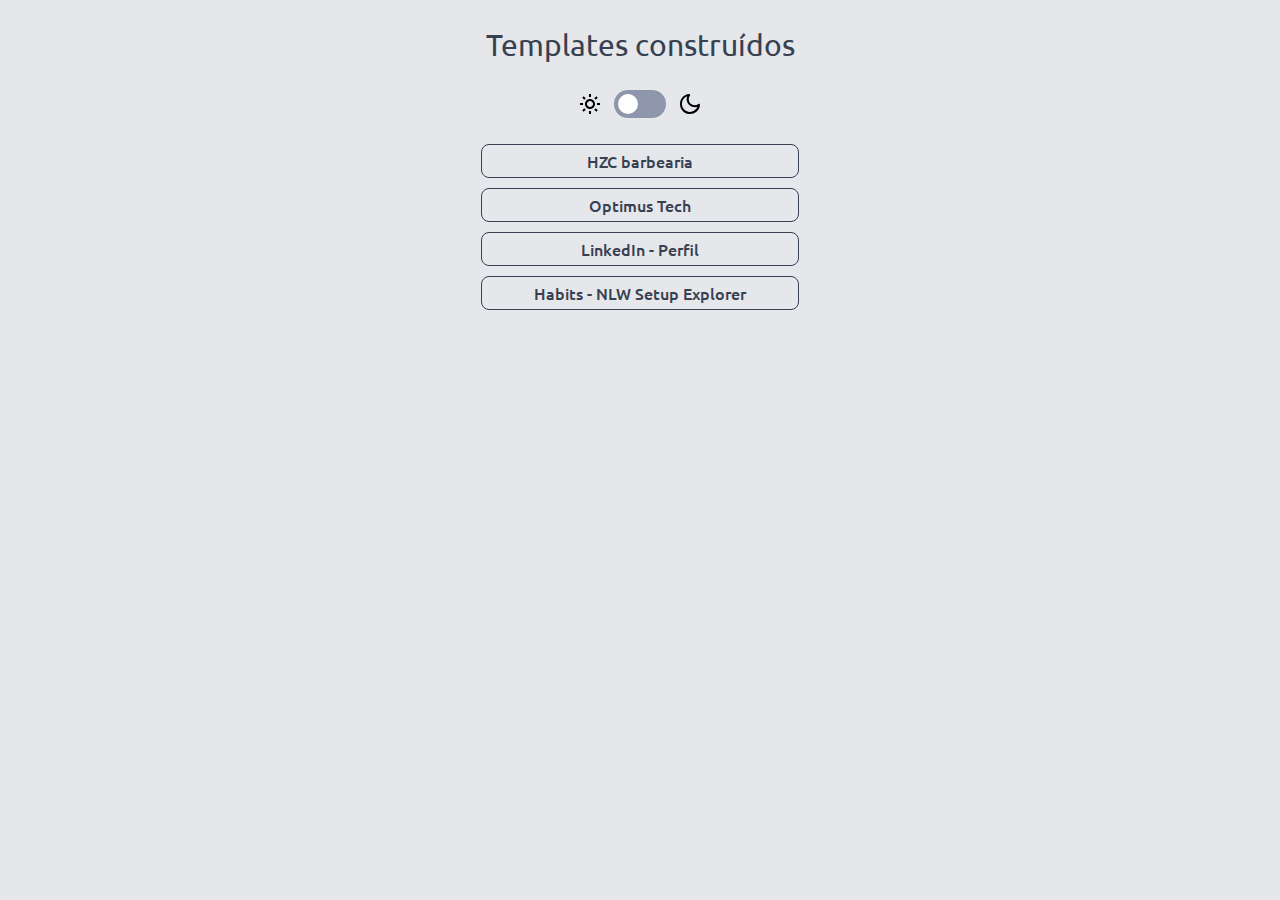
<file: index.html>
<!DOCTYPE html>
<html lang="pt-br">
    <head>

        <meta charset="UTF-8">
        <meta http-equiv="X-UA-Compatible" content="IE=edge">
        <meta name="viewport" content="width=device-width, initial-scale=1.0">
        <link rel="shortcut icon" href="assets/img/logo.png">

        <link rel="preconnect" href="https://fonts.googleapis.com">
        <link rel="preconnect" href="https://fonts.gstatic.com" crossorigin>
        <link href="https://fonts.googleapis.com/css2?family=Ubuntu:wght@400;500;700&display=swap" rel="stylesheet">
        <link rel="stylesheet" href="assets/css/reset.css">
        <link rel="stylesheet" href="assets/css/styles.css">

        <title>Templates</title>

    </head>
    <body>
        <main>  
            <h1 class="main-title">Templates construídos</h1>
            
            <div class="list">
                <div class="list__switch-container" id="teste123">
                    <svg width="24" height="24" viewBox="0 0 24 24" fill="none" xmlns="http://www.w3.org/2000/svg">
                        <path class="list__switch-svg" d="M12.998 22H10.998V19H12.998V22ZM18.362 19.778L16.241 17.657L17.655 16.243L19.777 18.365L18.364 19.778H18.362ZM5.63405 19.778L4.21905 18.364L6.33905 16.242L7.75405 17.656L5.63405 19.777V19.778ZM11.998 17.007C9.23302 17.0059 6.99231 14.7637 6.99305 11.9987C6.99378 9.23364 9.23568 6.99263 12.0007 6.993C14.7657 6.99337 17.007 9.23497 17.007 12C17.0043 14.7649 14.763 17.0053 11.998 17.007ZM11.998 8.993C10.3376 8.9941 8.99231 10.3409 8.99305 12.0013C8.99378 13.6618 10.3403 15.0074 12.0007 15.007C13.6612 15.0066 15.007 13.6605 15.007 12C15.0054 10.3392 13.6589 8.99355 11.998 8.993ZM21.998 13H18.998V11H21.998V13ZM4.99805 13H1.99805V11H4.99805V13ZM17.654 7.758L16.241 6.343L18.362 4.221L19.777 5.636L17.655 7.757L17.654 7.758ZM6.34105 7.758L4.22105 5.637L5.63605 4.223L7.75605 6.345L6.34205 7.757L6.34105 7.758ZM12.998 5H10.998V2H12.998V5Z"/>
                    </svg>

                    <label class="list__switch">
                        <input type="checkbox" id="switch-checkbox">
                        <span class="slider round"></span>
                    </label>

                    <svg width="24" height="24" viewBox="0 0 24 24" fill="none" xmlns="http://www.w3.org/2000/svg">
                        <path class="list__switch-svg" d="M11.9709 22H11.0709C8.42153 21.7652 5.97958 20.4693 4.29991 18.407C2.60399 16.3478 1.79218 13.701 2.04191 11.045C2.43521 6.22909 6.2528 2.40345 11.0679 2.00002C11.4618 1.99796 11.8332 2.18364 12.0679 2.50003C12.2873 2.84918 12.2464 3.3019 11.9679 3.60603C11.0112 4.90559 10.615 6.53425 10.8679 8.12803C11.0781 9.71689 11.9535 11.1416 13.2759 12.047C15.3767 13.6555 18.2951 13.6555 20.3959 12.047C20.5871 11.9145 20.8133 11.8414 21.0459 11.837C21.2037 11.8373 21.3592 11.8746 21.4999 11.946C21.8168 12.1825 22.0025 12.5556 21.9999 12.951C21.8009 15.6324 20.4925 18.1092 18.3899 19.785C16.544 21.1943 14.2931 21.971 11.9709 22ZM9.16291 4.31103C6.22155 5.35165 4.17475 8.03427 3.94791 11.146C3.74749 13.2674 4.39661 15.3816 5.75291 17.025C7.09926 18.6691 9.05118 19.7015 11.1679 19.889C11.4299 19.914 11.6959 19.927 11.9579 19.927C13.8022 19.9417 15.5889 19.2853 16.9849 18.08C18.0689 17.1681 18.8982 15.9908 19.3919 14.663C18.5222 14.9771 17.6046 15.1375 16.6799 15.137C14.9493 15.1367 13.264 14.5834 11.8699 13.558C10.1857 12.2776 9.04137 10.4134 8.66191 8.33203C8.57163 6.97203 8.74167 5.6073 9.16291 4.31103Z"/>
                    </svg>
                    
                </div>

                <a href="hzc/index.html" class="list__link">HZC barbearia</a>
                <a href="optimus/index.html" class="list__link">Optimus Tech</a>
                <a href="linkedin/index.html" class="list__link">LinkedIn - Perfil</a>
                <a href="https://luizfelipegondim.github.io/NLW-Setup-explorer/" class="list__link">Habits - NLW Setup Explorer</a>
            </div>
        </main>
        <script src="assets/js/darkMode.js"></script>
    </body>
</html>
</file>
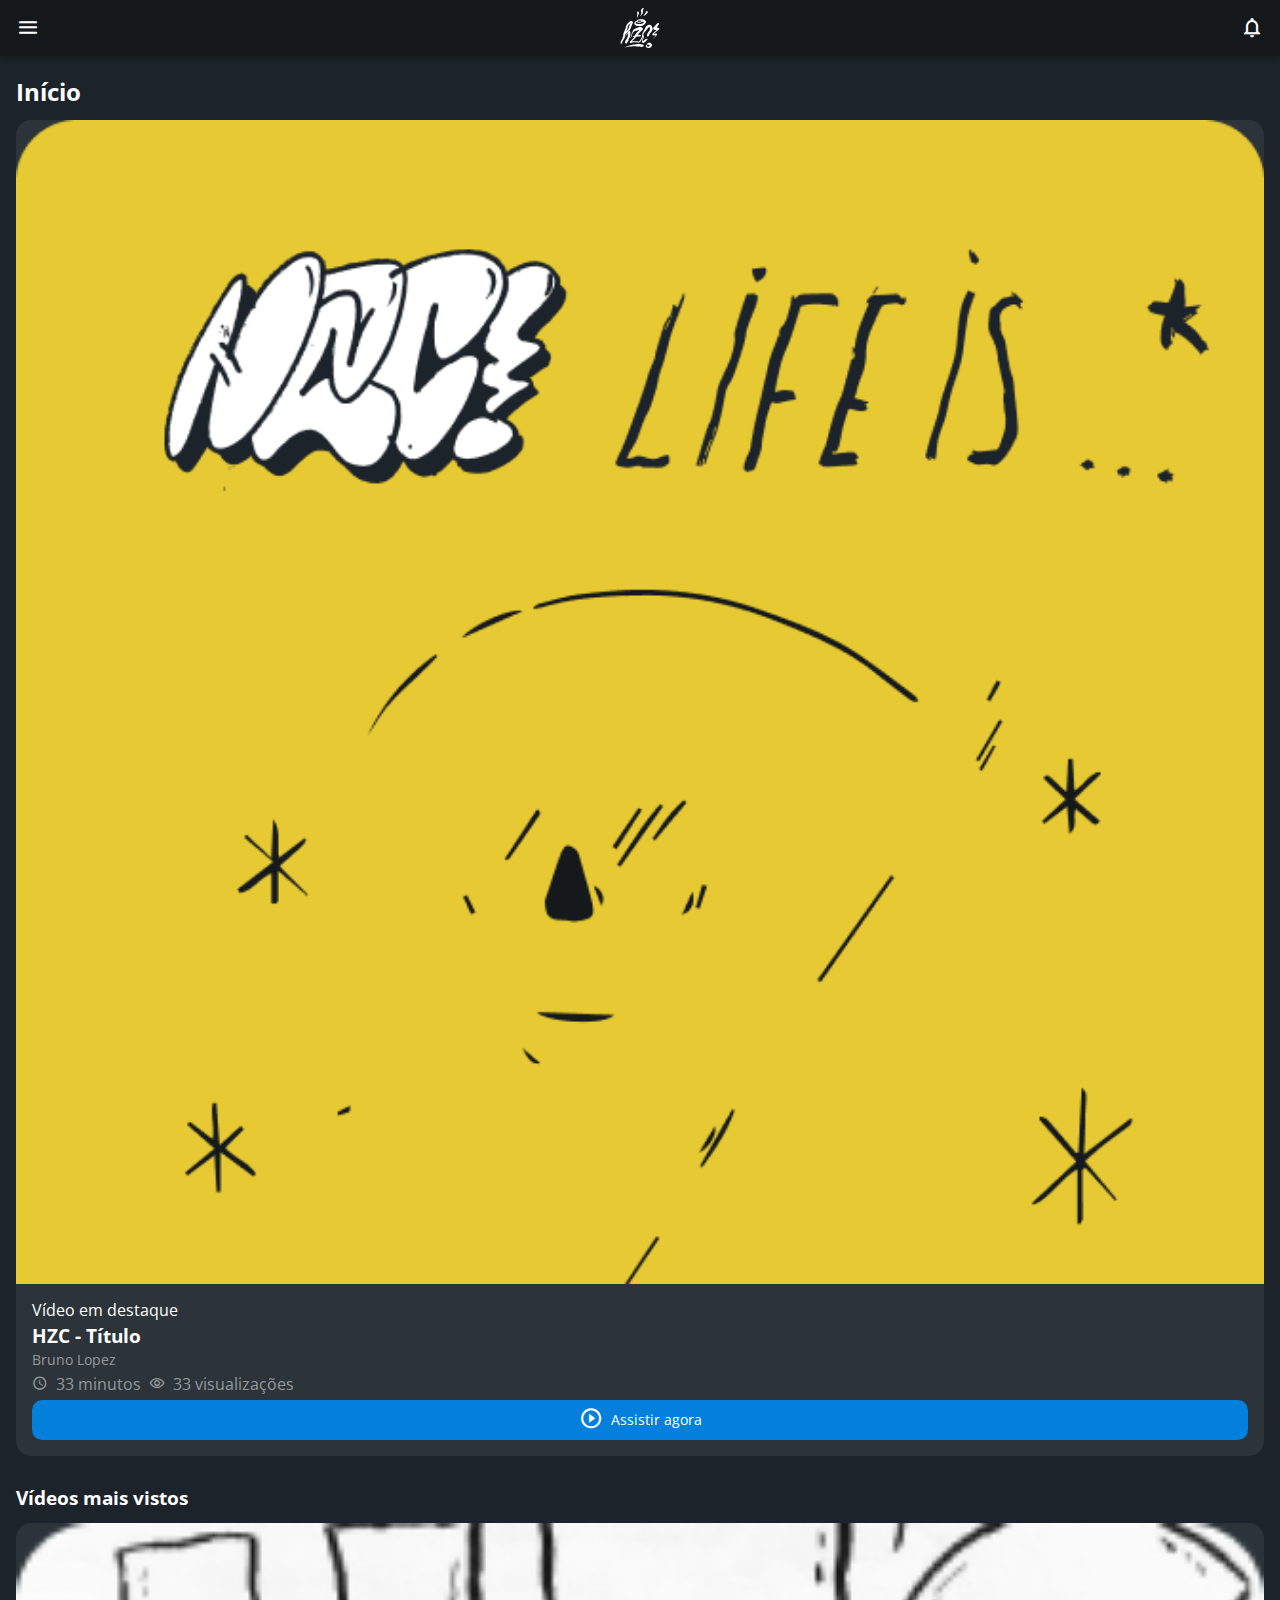
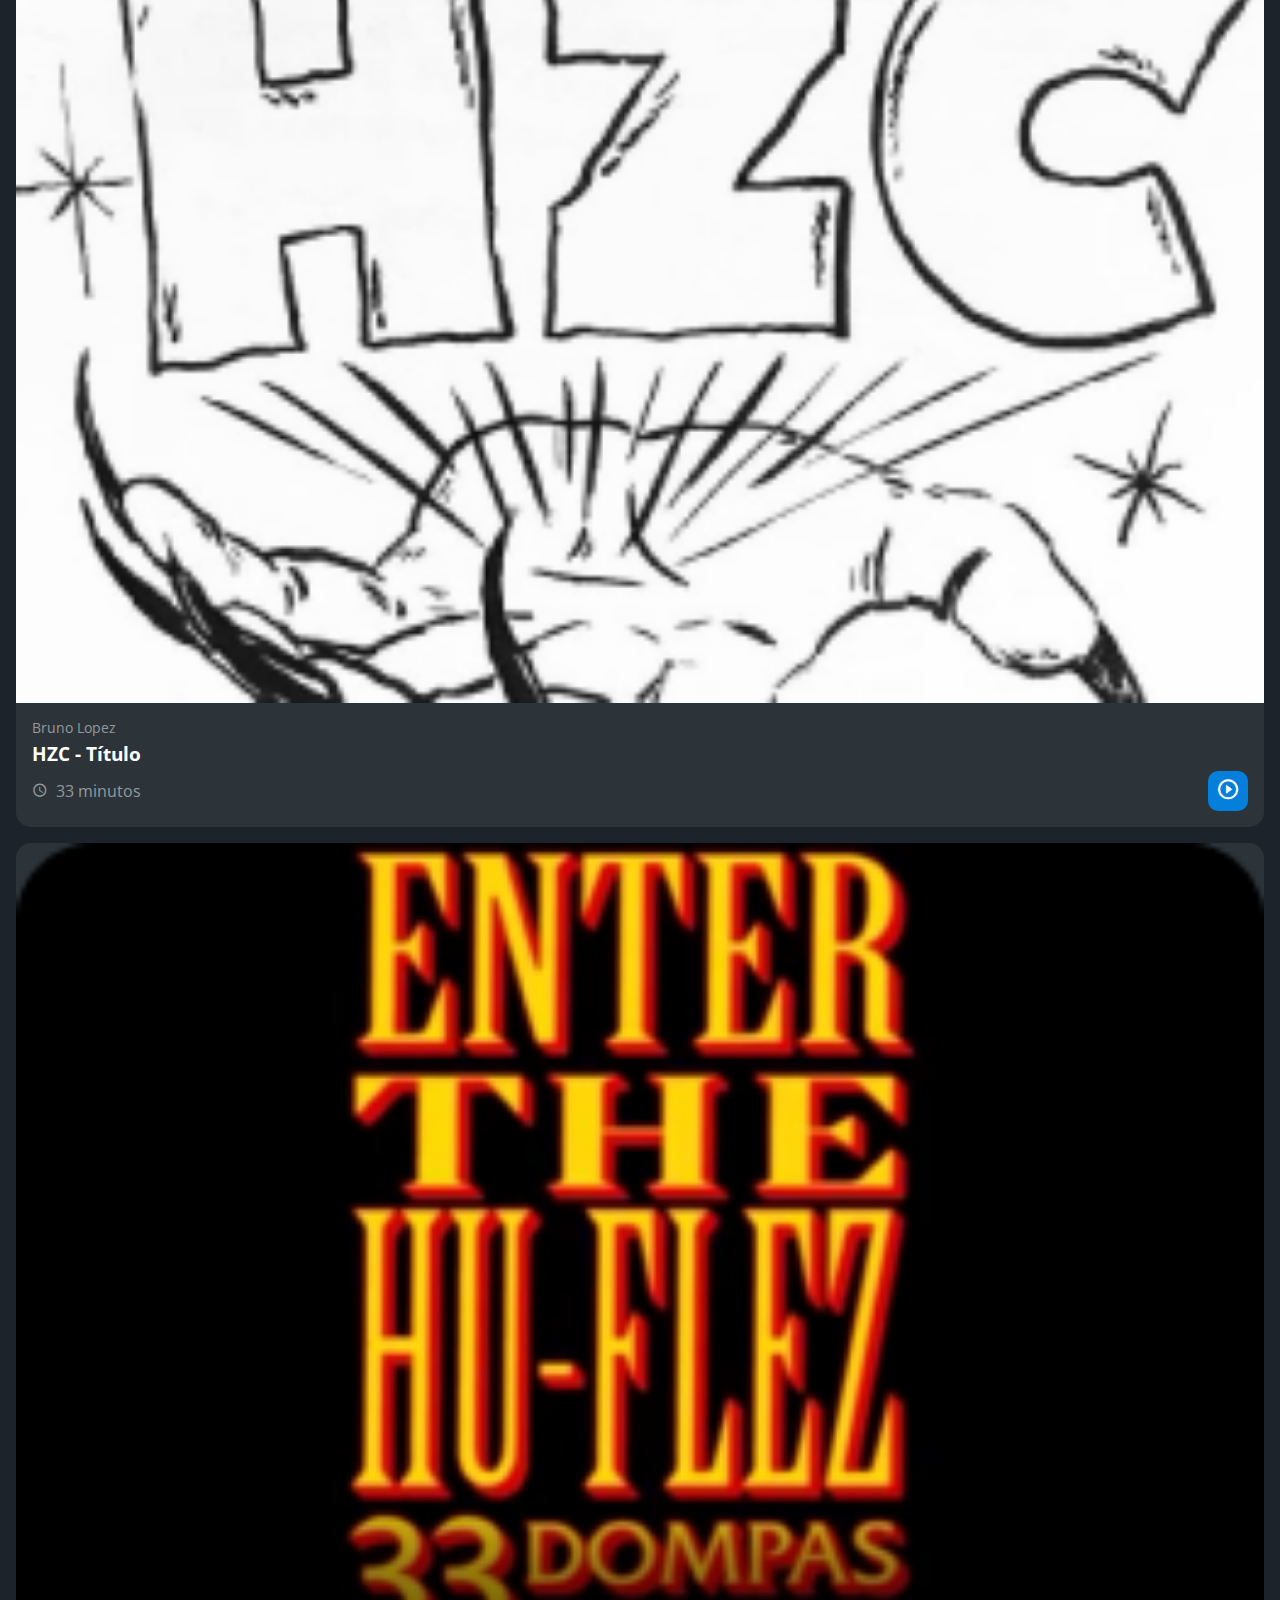
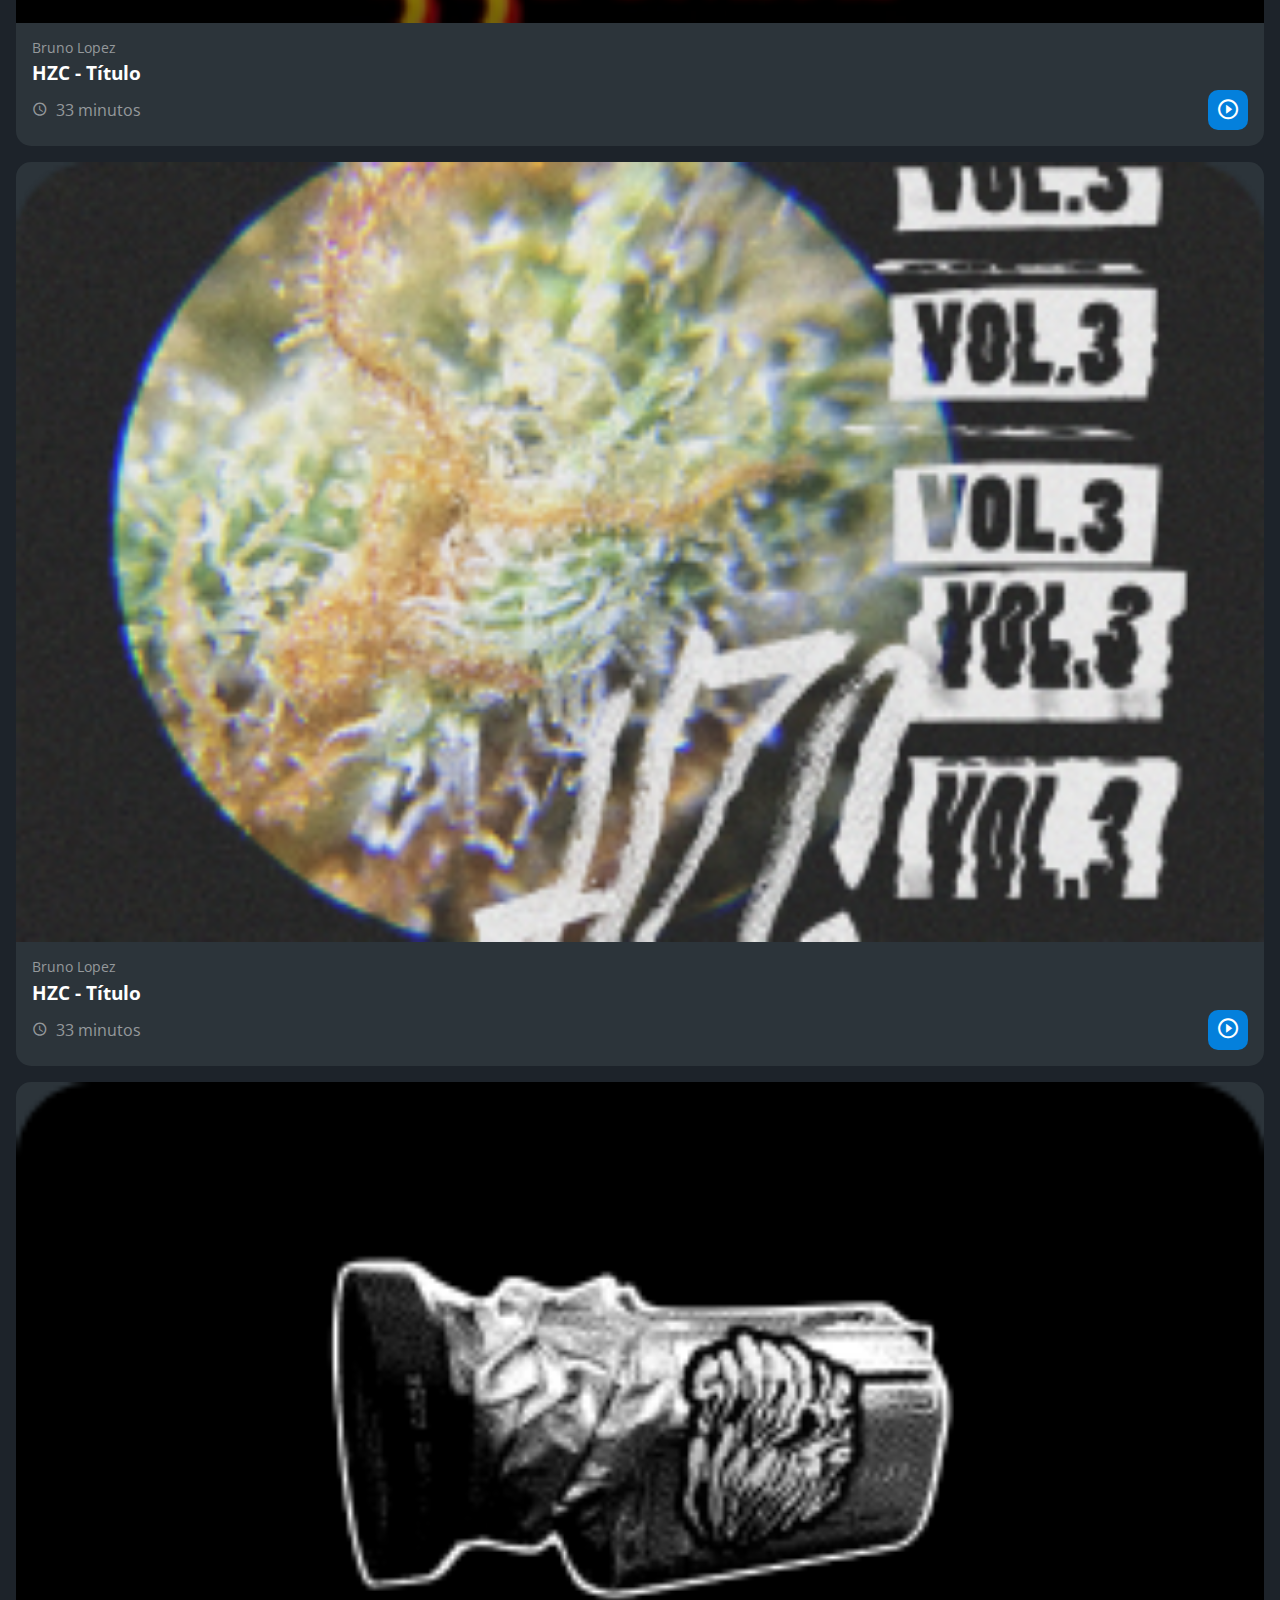
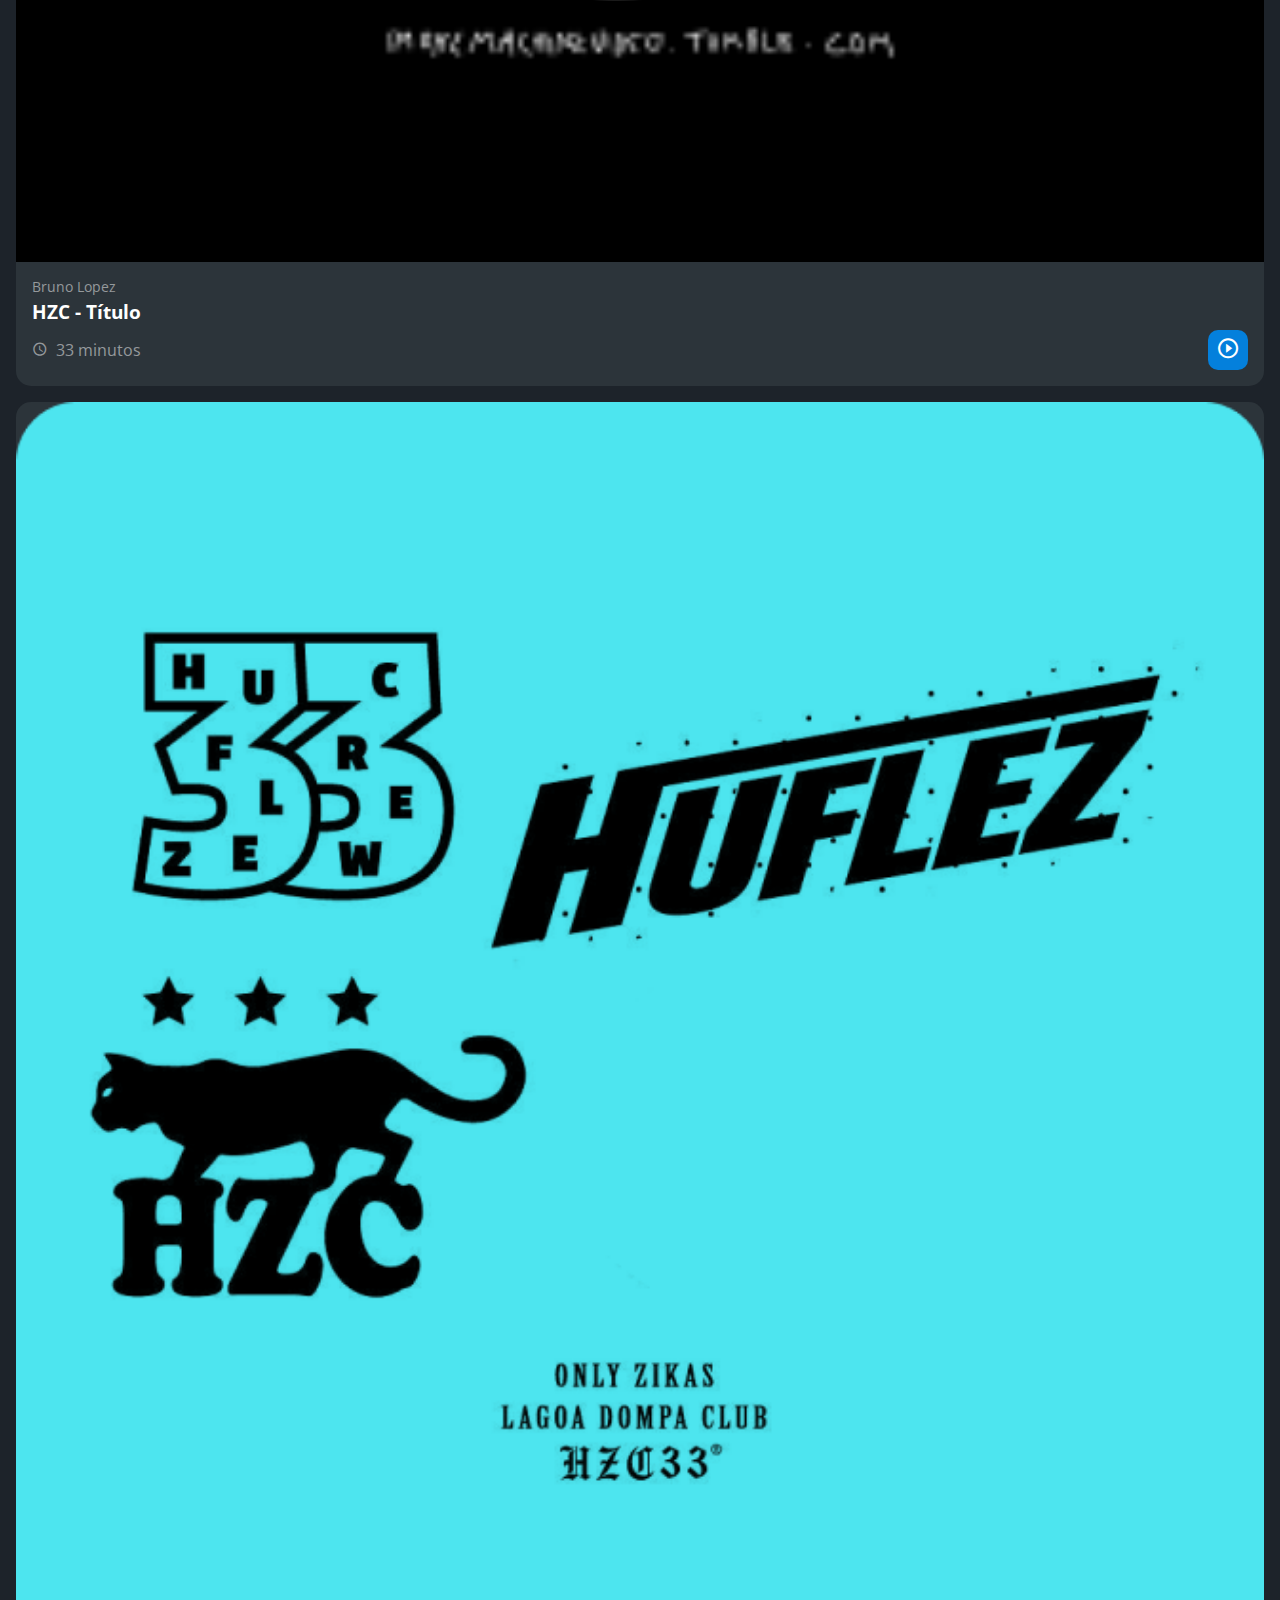
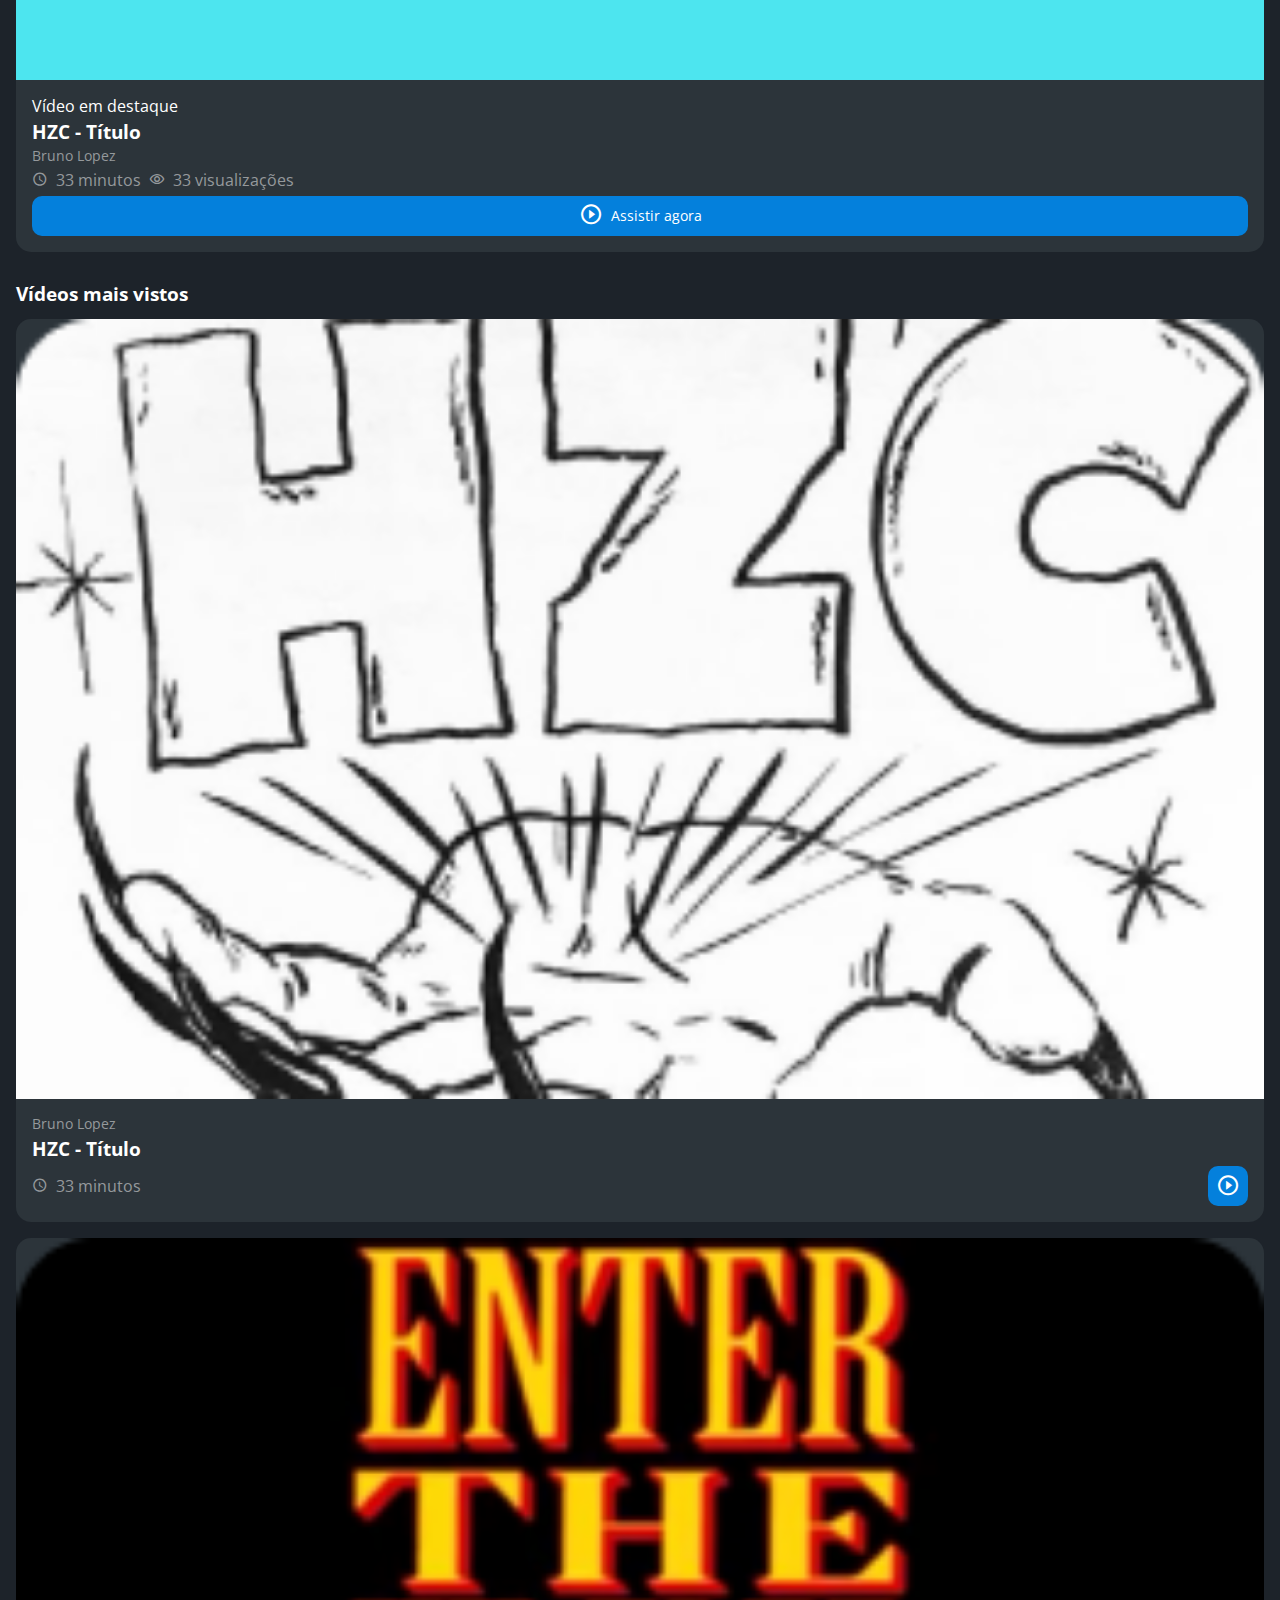
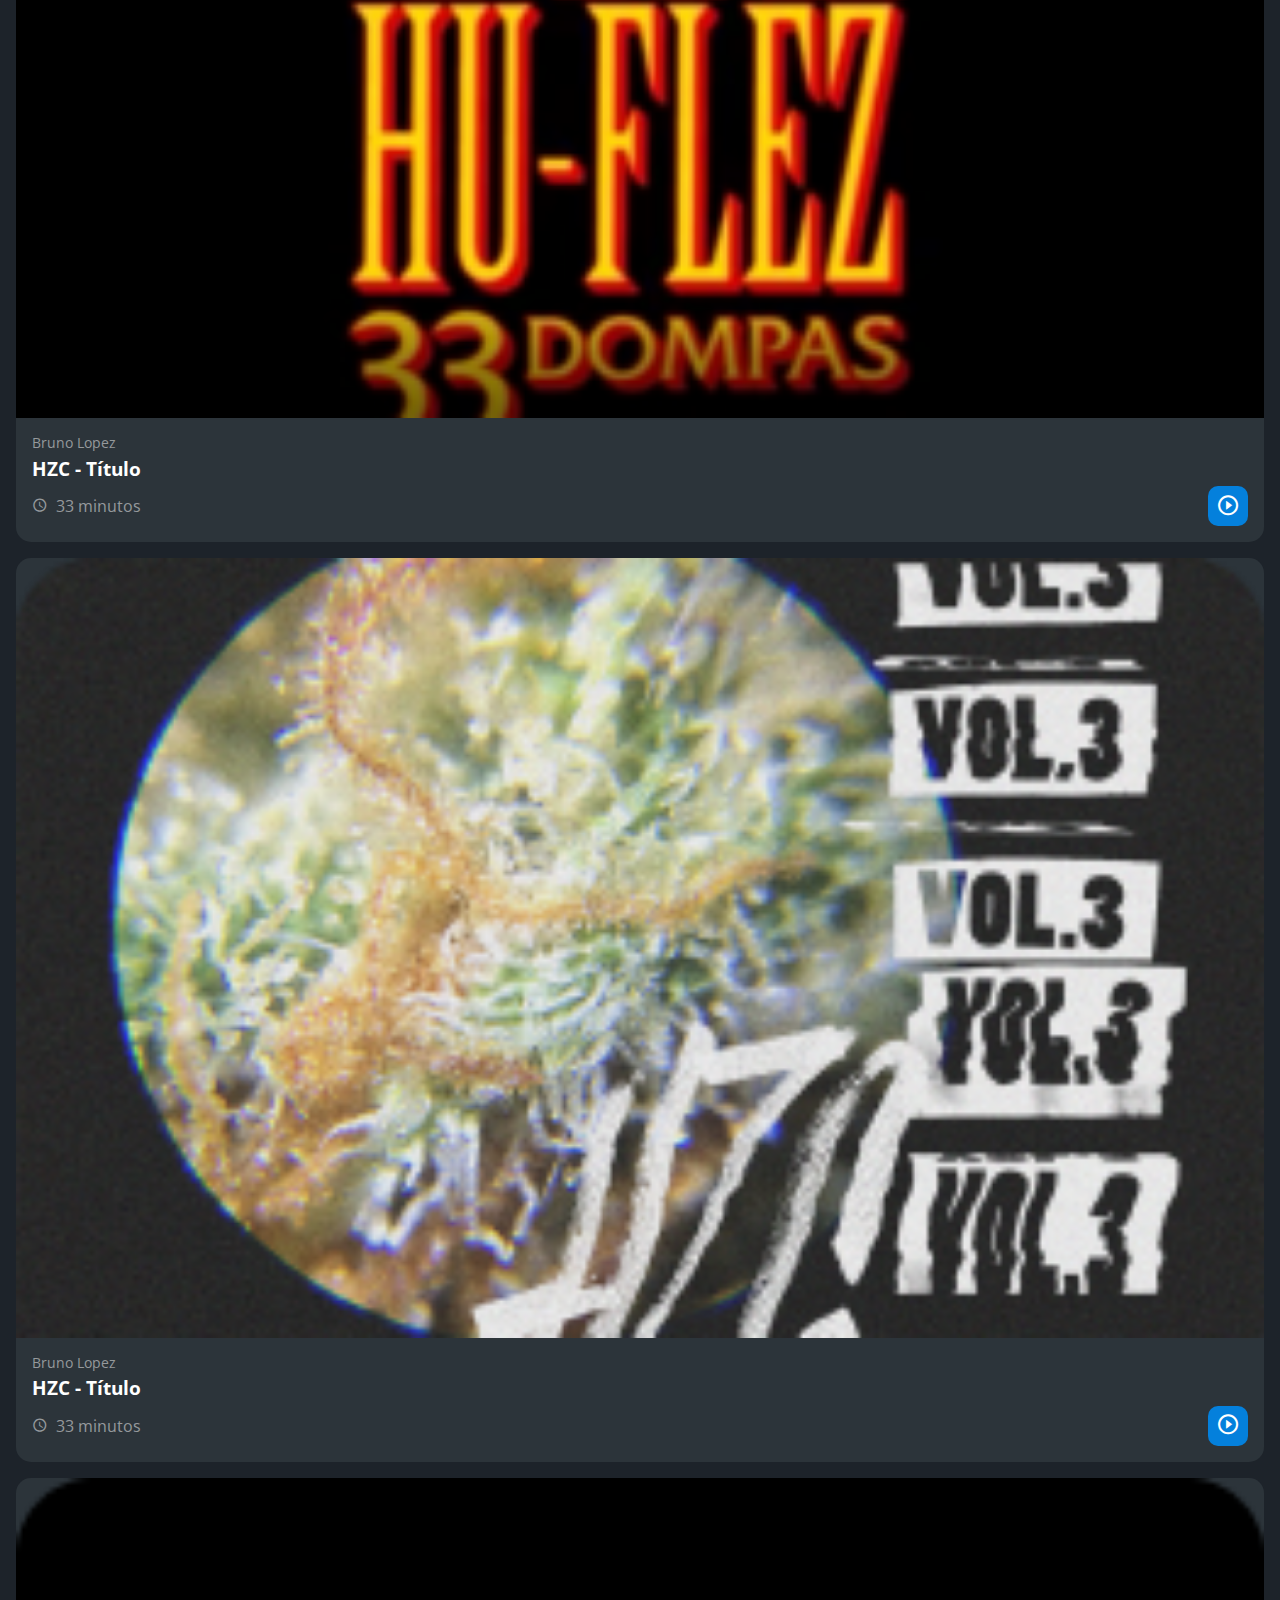
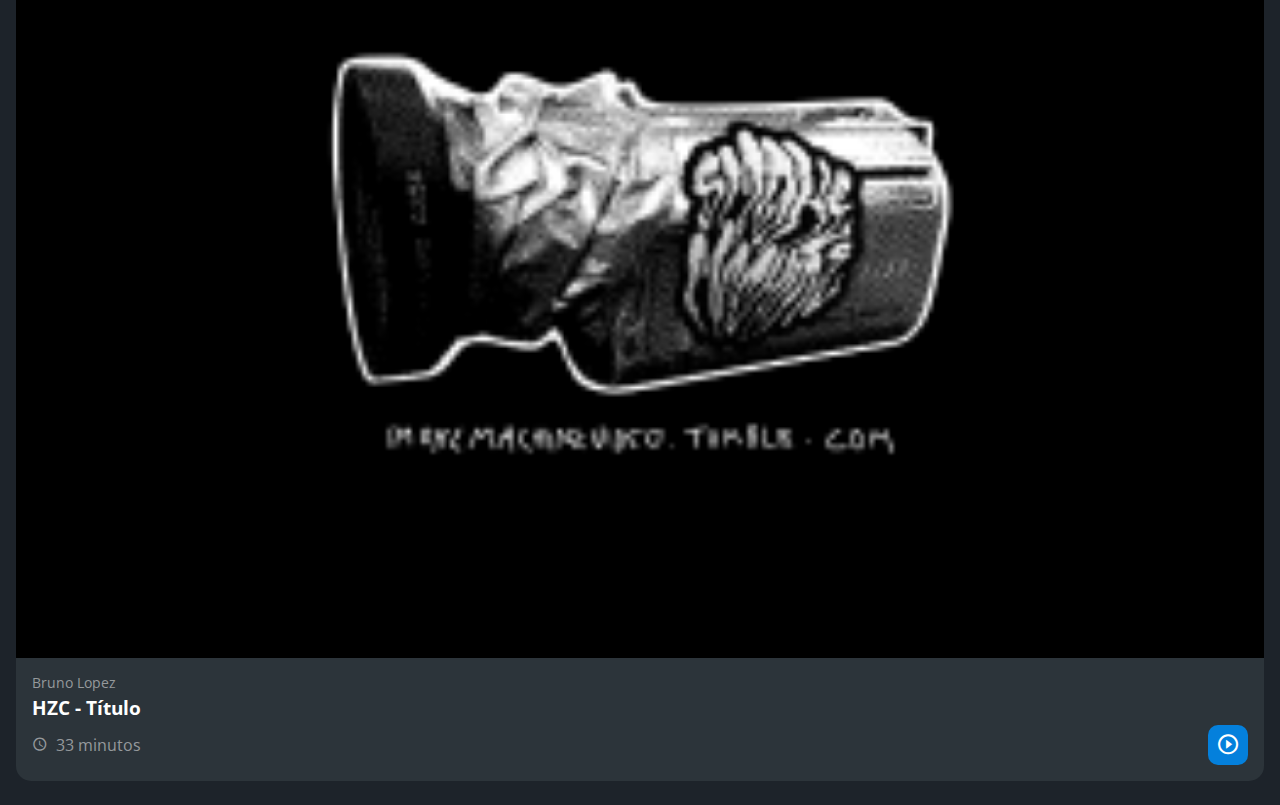
<file: hzc/index.html>
<!DOCTYPE html>
<html lang="pt-br">
    <head>
        <meta charset="UTF-8">
        <meta http-equiv="X-UA-Compatible" content="IE=edge">
        <meta name="viewport" content="width=device-width, initial-scale=1.0">
        <link rel="shortcut icon" href="assets/img/logo.svg">

        <link rel="preconnect" href="https://fonts.googleapis.com">
        <link rel="preconnect" href="https://fonts.gstatic.com" crossorigin>
        <link rel="stylesheet" href="https://fonts.googleapis.com/css2?family=Open+Sans:wght@400;600;700&display=swap">
        <link rel="stylesheet" href="../assets/css/reset.css">
        <link rel="stylesheet" href="assets/css/styles.css">


        <title>HZC | Home</title>
    </head>
    
    <body>
        <header class="cabecalho">
            <button class="cabecalho__menu"><i></i></button>
            <img src="assets/img/logo.svg" alt="Logotipo da HZC" class="cabecalho__logo">
            <p class="cabecalho__perfil">Bruno Lopez</p>
            <button class="cabecalho__notificacao"><i></i></button>
        </header>

        <nav class="menu-lateral">
            <img src="assets/img/logo.svg" alt="Logotipo da HZC" class="menu-lateral__logo">
            <a href="#" class="menu-lateral__link menu-lateral__link--inicio menu-lateral__link--ativo">Início</a>
            <a href="#" class="menu-lateral__link menu-lateral__link--videos">Vídeos</a>
            <a href="#" class="menu-lateral__link menu-lateral__link--picos">Picos</a>
            <a href="#" class="menu-lateral__link menu-lateral__link--integrantes">Integrantes</a>
            <a href="#" class="menu-lateral__link menu-lateral__link--camisas">Camisas</a>
            <a href="#" class="menu-lateral__link menu-lateral__link--pinturas">Pinturas</a>
        </nav>

        <main class="principal">
            <h2 class="titulo-pagina">Início</h2>
            <article class="cartao cartao--destaque destaque-video">
                <img src="assets/img/banner-mobile_1.png" alt="Banner do cartão" class="cartao__imagem cartao__imagem--mobile">
                <img src="assets/img/banner_1.png" alt="Banner do cartão" class="cartao__imagem cartao__imagem--desktop">
                <div class="cartao__conteudo">
                    <p class="cartao__destaque">Vídeo em destaque</p>
                    <h4 class="cartao__titulo">HZC - Título</h4>
                    <p class="cartao__perfil">Bruno Lopez</p>
                    <p class="cartao__info cartao__info--tempo">33 minutos</p>
                    <p class="cartao__info cartao__info--visualizacao">33 visualizações</p>
                    <button class="cartao__botao cartao__botao--play cartao__botao--destaque">Assistir agora</button>
                </div>
            </article>

            <article class="cartao cartao--recentes videos-recentes">
                <h3 class="cartao__titulo">
                    Vídeos recentes
                    <a href="#" class="cartao__link">Ver todos</a>
                </h3>
                
                <ul class="cartao__lista">
                    <li class="cartao__item">
                        <img src="assets/img/miniatura_1.png" alt="Thumbnail" class="cartao__item-thumbnail">
                        <h4 class="cartao__item-titulo">HZC - Love machine</h4>
                        <p class="cartao__item-perfil">Bruno Lopez</p>
                    </li>
                    <li class="cartao__item">
                        <img src="assets/img/miniatura_1.png" alt="Thumbnail" class="cartao__item-thumbnail">
                        <h4 class="cartao__item-titulo">HZC - Love machine</h4>
                        <p class="cartao__item-perfil">Bruno Lopez</p>
                    </li>
                    <li class="cartao__item">
                        <img src="assets/img/miniatura_1.png" alt="Thumbnail" class="cartao__item-thumbnail">
                        <h4 class="cartao__item-titulo">HZC - Love machine</h4>
                        <p class="cartao__item-perfil">Bruno Lopez</p>
                    </li>
                    <li class="cartao__item">
                        <img src="assets/img/miniatura_1.png" alt="Thumbnail" class="cartao__item-thumbnail">
                        <h4 class="cartao__item-titulo">HZC - Love machine</h4>
                        <p class="cartao__item-perfil">Bruno Lopez</p>
                    </li>
                    <li class="cartao__item">
                        <img src="assets/img/miniatura_1.png" alt="Thumbnail" class="cartao__item-thumbnail">
                        <h4 class="cartao__item-titulo">HZC - Love machine</h4>
                        <p class="cartao__item-perfil">Bruno Lopez</p>
                    </li>
                </ul>
            </article>

            <section class="secao secao-videos">
                <h3 class="titulo-secao">Vídeos mais vistos</h3>
                <article class="cartao">
                    <img src="assets/img/video_1.png" alt="Vídeo" class="cartao__imagem">
                    <div class="cartao__conteudo">
                        <p class="cartao__perfil">Bruno Lopez</p>
                        <h3 class="cartao__titulo">HZC - Título</h3>
                        <p class="cartao__info cartao__info--tempo">33 minutos</p>
                        <button class="cartao__botao cartao__botao--play" aria-label="Assistir agora"></button>
                    </div>
                </article>

                <article class="cartao">
                    <img src="assets/img/video_2.png" alt="Vídeo" class="cartao__imagem">
                    <div class="cartao__conteudo">
                        <p class="cartao__perfil">Bruno Lopez</p>
                        <h3 class="cartao__titulo">HZC - Título</h3>
                        <p class="cartao__info cartao__info--tempo">33 minutos</p>
                        <button class="cartao__botao cartao__botao--play" aria-label="Assistir agora"></button>
                    </div>
                </article>

                <article class="cartao">
                    <img src="assets/img/video_3.png" alt="Vídeo" class="cartao__imagem">
                    <div class="cartao__conteudo">
                        <p class="cartao__perfil">Bruno Lopez</p>
                        <h3 class="cartao__titulo">HZC - Título</h3>
                        <p class="cartao__info cartao__info--tempo">33 minutos</p>
                        <button class="cartao__botao cartao__botao--play" aria-label="Assistir agora"></button>
                    </div>
                </article>

                <article class="cartao">
                    <img src="assets/img/video_4.png" alt="Vídeo" class="cartao__imagem">
                    <div class="cartao__conteudo">
                        <p class="cartao__perfil">Bruno Lopez</p>
                        <h3 class="cartao__titulo">HZC - Título</h3>
                        <p class="cartao__info cartao__info--tempo">33 minutos</p>
                        <button class="cartao__botao cartao__botao--play" aria-label="Assistir agora"></button>
                    </div>
                </article>
            </section>

            <article class="cartao cartao--recentes produtos-recentes">
                <h3 class="cartao__titulo">
                    Produtos recentes
                    <a href="#" class="cartao__link">Ver todos</a>
                </h3>
                
                <ul class="cartao__lista">
                    <li class="cartao__item">
                        <img src="assets/img/miniatura_1.png" alt="Thumbnail" class="cartao__item-thumbnail">
                        <h4 class="cartao__item-titulo">HZC - Love machine</h4>
                        <p class="cartao__item-perfil">Bruno Lopez</p>
                    </li>
                    <li class="cartao__item">
                        <img src="assets/img/miniatura_1.png" alt="Thumbnail" class="cartao__item-thumbnail">
                        <h4 class="cartao__item-titulo">HZC - Love machine</h4>
                        <p class="cartao__item-perfil">Bruno Lopez</p>
                    </li>
                    <li class="cartao__item">
                        <img src="assets/img/miniatura_1.png" alt="Thumbnail" class="cartao__item-thumbnail">
                        <h4 class="cartao__item-titulo">HZC - Love machine</h4>
                        <p class="cartao__item-perfil">Bruno Lopez</p>
                    </li>
                    <li class="cartao__item">
                        <img src="assets/img/miniatura_1.png" alt="Thumbnail" class="cartao__item-thumbnail">
                        <h4 class="cartao__item-titulo">HZC - Love machine</h4>
                        <p class="cartao__item-perfil">Bruno Lopez</p>
                    </li>
                    <li class="cartao__item">
                        <img src="assets/img/miniatura_1.png" alt="Thumbnail" class="cartao__item-thumbnail">
                        <h4 class="cartao__item-titulo">HZC - Love machine</h4>
                        <p class="cartao__item-perfil">Bruno Lopez</p>
                    </li>
                </ul>
            </article>

            <article class="cartao cartao--destaque destaque-produtos">
                <img src="assets/img/banner-mobile_2.png" alt="Banner do cartão" class="cartao__imagem cartao__imagem--mobile">
                <img src="assets/img/banner_2.png" alt="Banner do cartão" class="cartao__imagem cartao__imagem--desktop">
                <div class="cartao__conteudo">
                    <p class="cartao__destaque">Vídeo em destaque</p>
                    <h3 class="cartao__titulo">HZC - Título</h3>
                    <p class="cartao__perfil">Bruno Lopez</p>
                    <p class="cartao__info cartao__info--tempo">33 minutos</p>
                    <p class="cartao__info cartao__info--visualizacao">33 visualizações</p>
                    <button class="cartao__botao cartao__botao--play cartao__botao--destaque">Assistir agora</button>
                </div>
            </article>

            <section class="secao secao-produtos">
                <h3 class="titulo-secao">Vídeos mais vistos</h3>
                <article class="cartao">
                    <img src="assets/img/video_1.png" alt="Vídeo" class="cartao__imagem">
                    <div class="cartao__conteudo">
                        <p class="cartao__perfil">Bruno Lopez</p>
                        <h3 class="cartao__titulo">HZC - Título</h3>
                        <p class="cartao__info cartao__info--tempo">33 minutos</p>
                        <button class="cartao__botao cartao__botao--play" aria-label="Assistir agora"></button>
                    </div>
                </article>

                <article class="cartao">
                    <img src="assets/img/video_2.png" alt="Vídeo" class="cartao__imagem">
                    <div class="cartao__conteudo">
                        <p class="cartao__perfil">Bruno Lopez</p>
                        <h3 class="cartao__titulo">HZC - Título</h3>
                        <p class="cartao__info cartao__info--tempo">33 minutos</p>
                        <button class="cartao__botao cartao__botao--play" aria-label="Assistir agora"></button>
                    </div>
                </article>

                <article class="cartao">
                    <img src="assets/img/video_3.png" alt="Vídeo" class="cartao__imagem">
                    <div class="cartao__conteudo">
                        <p class="cartao__perfil">Bruno Lopez</p>
                        <h3 class="cartao__titulo">HZC - Título</h3>
                        <p class="cartao__info cartao__info--tempo">33 minutos</p>
                        <button class="cartao__botao cartao__botao--play" aria-label="Assistir agora"></button>
                    </div>
                </article>

                <article class="cartao">
                    <img src="assets/img/video_4.png" alt="Vídeo" class="cartao__imagem">
                    <div class="cartao__conteudo">
                        <p class="cartao__perfil">Bruno Lopez</p>
                        <h3 class="cartao__titulo">HZC - Título</h3>
                        <p class="cartao__info cartao__info--tempo">33 minutos</p>
                        <button class="cartao__botao cartao__botao--play" aria-label="Assistir agora"></button>
                    </div>
                </article>
            </section>
        </main>

        
        <script src="index.js"></script>
    </body>
</html>
</file>
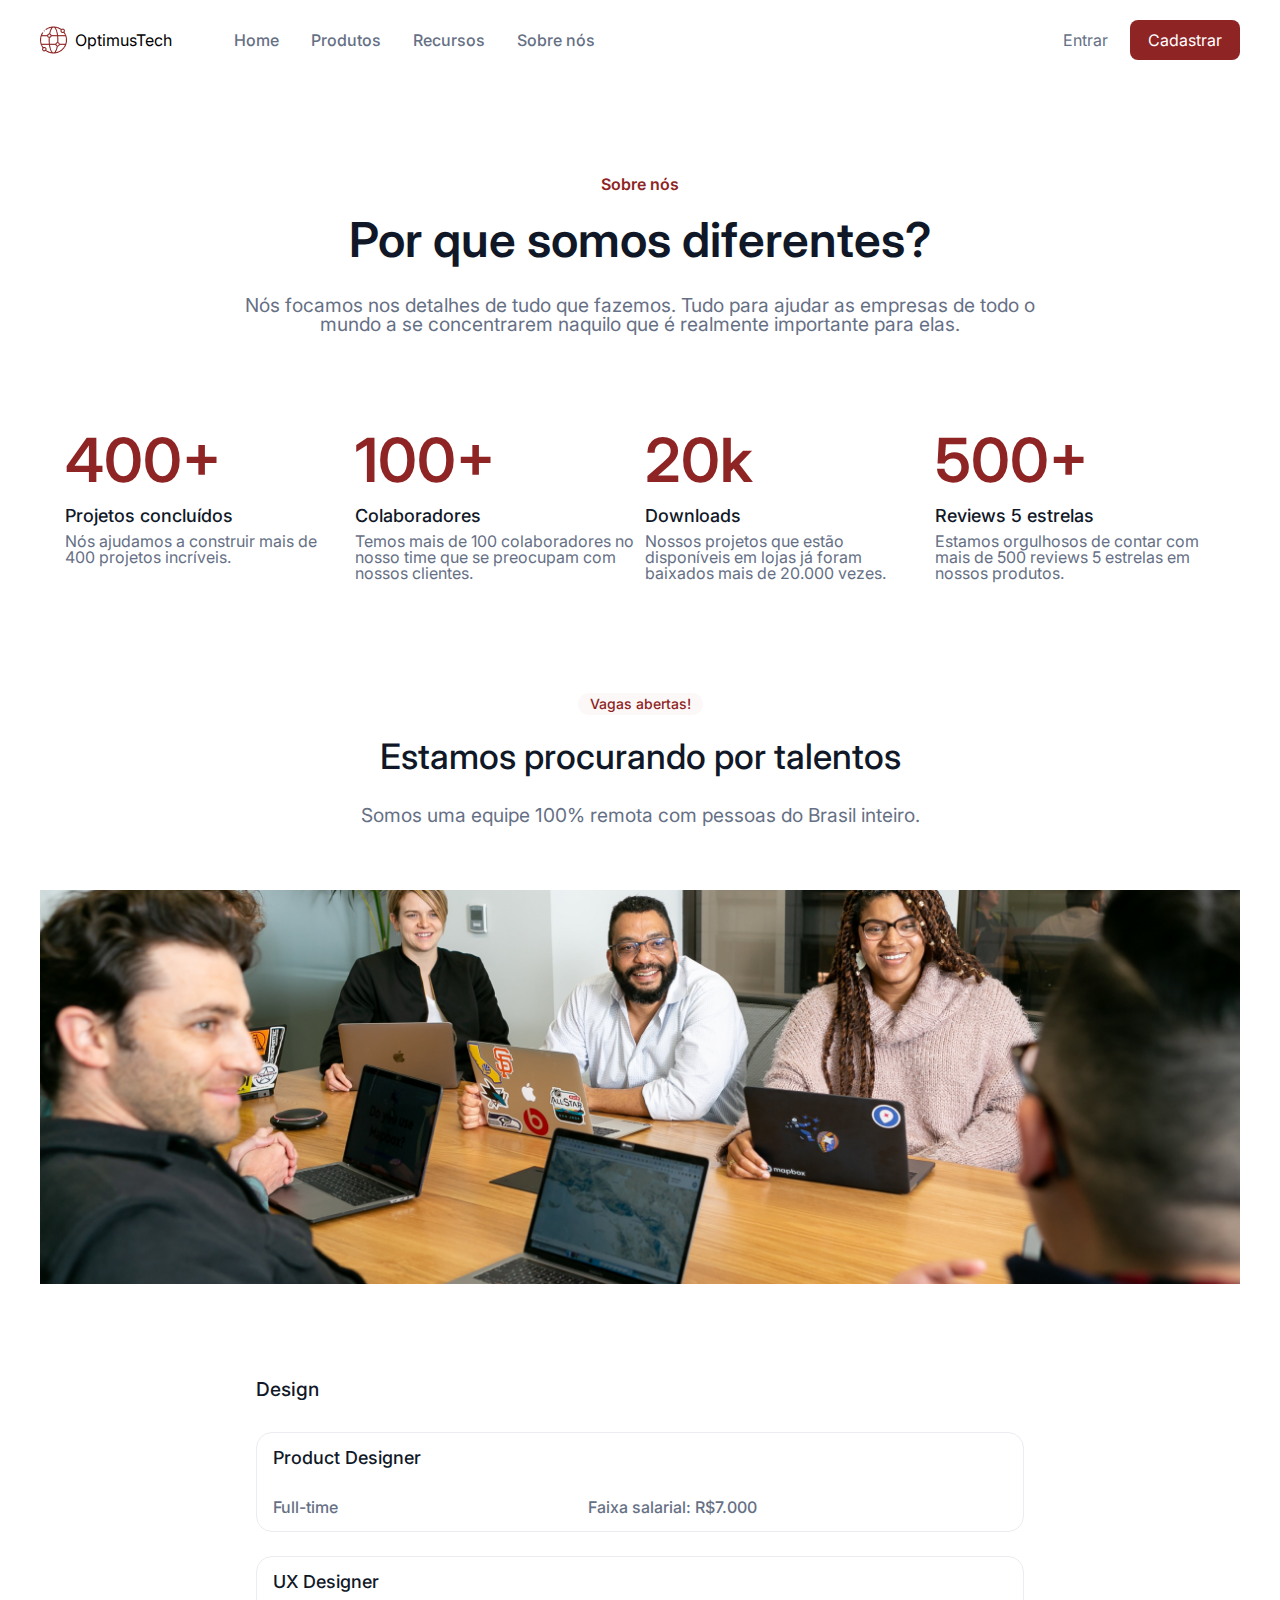
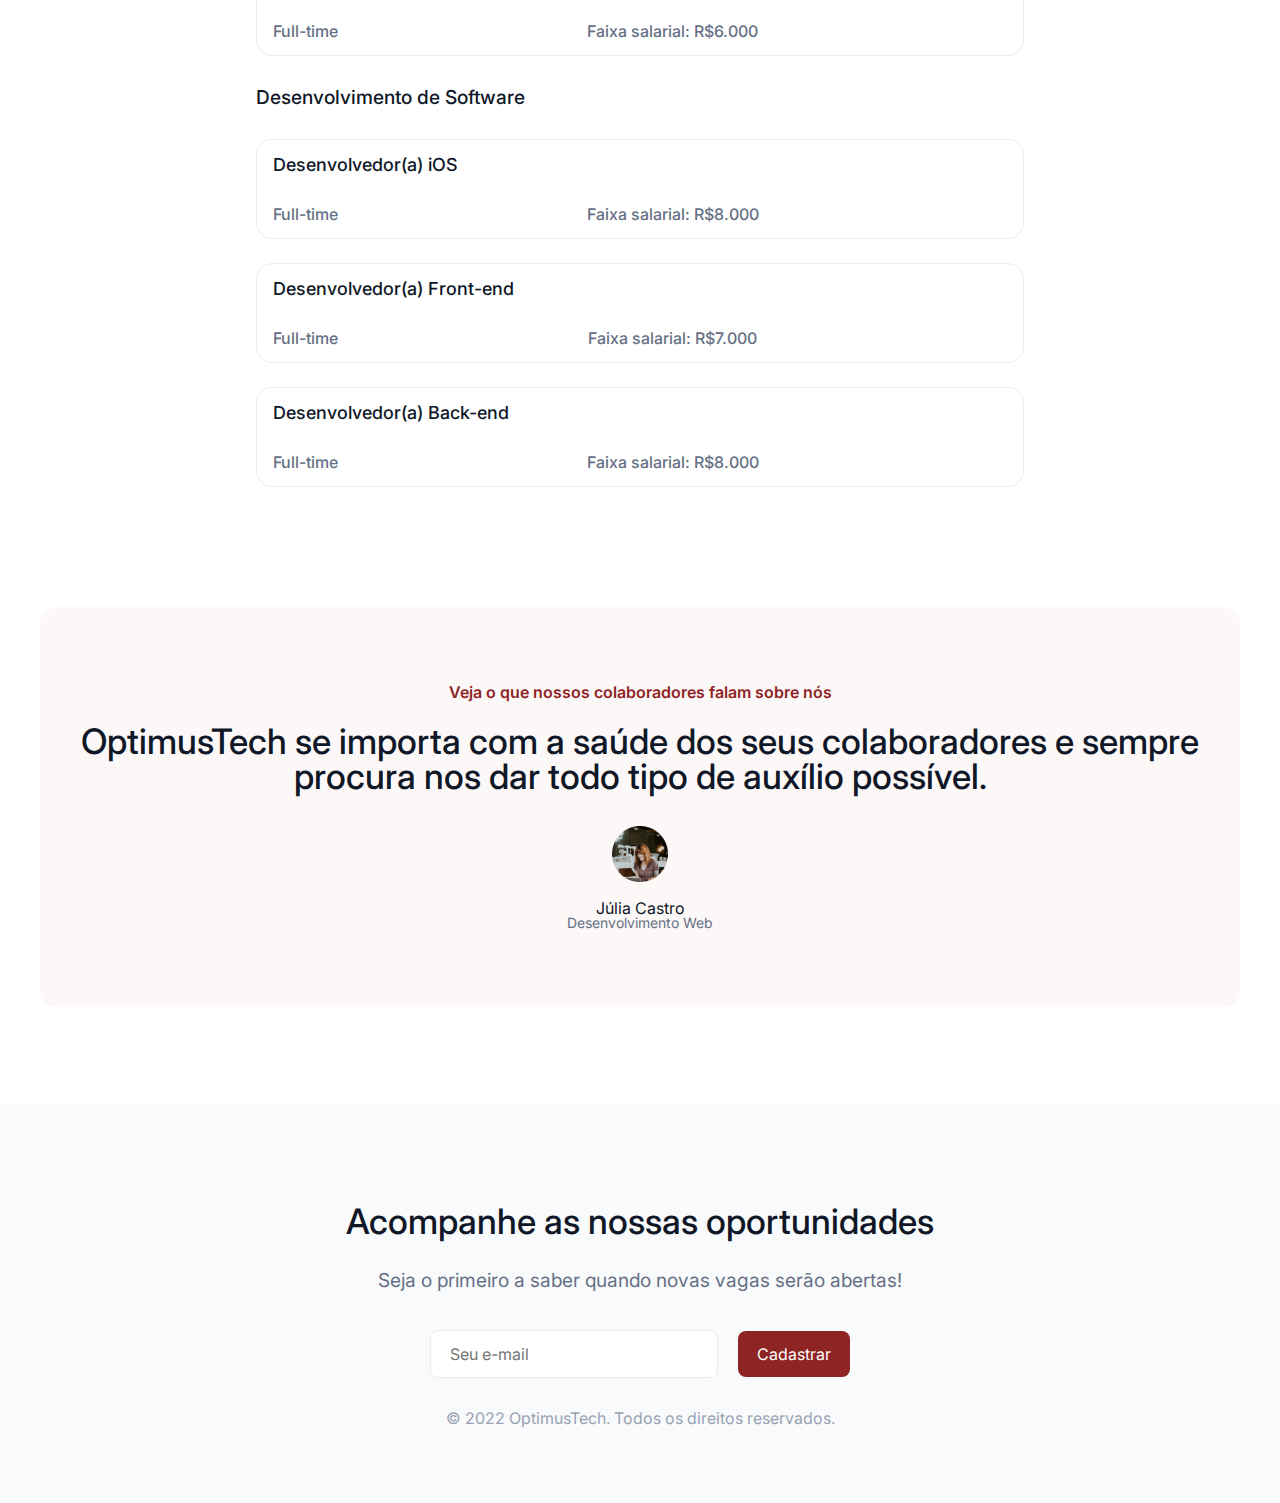
<file: optimus/index.html>
<!DOCTYPE html>
<html lang="pt-br">
    <head>
        <meta charset="UTF-8">
        <meta http-equiv="X-UA-Compatible" content="IE=edge">
        <meta name="viewport" content="width=device-width, initial-scale=1.0">
        <link rel="shortcut icon" href="assets/img/logo.png">

        <link rel="preconnect" href="https://fonts.googleapis.com">
        <link rel="preconnect" href="https://fonts.gstatic.com" crossorigin>
        <link href="https://fonts.googleapis.com/css2?family=Inter:wght@400;500;600&display=swap" rel="stylesheet">
        <link rel="stylesheet" href="../assets/css/reset.css">
        <link rel="stylesheet" href="assets/css/styles.css">

        <title>Optimus Tech</title>
    </head>
    <body>
        <header>
            <div class="container container-menu">

                <input type="checkbox" id="drop" class="drop__button">
                <label for="drop" class="drop">
                    <span class="drop__menu-hamburguer drop__menu-image"></span>
                </label>
                <ul class="menu-list">
                    <li class="menu-list__item">
                        <a href="#" class="navigation-menu__link">Home</a>
                    </li>
                    <li class="menu-list__item">
                        <a href="#" class="navigation-menu__link">Produtos</a>
                    </li>
                    <li class="menu-list__item">
                        <a href="#" class="navigation-menu__link">Recursos</a>
                    </li>
                    <li class="menu-list__item">
                        <a href="#" class="navigation-menu__link">Sobre nós</a>
                    </li>
                    <li class="menu-list__item menu-list--session">
                        <a href="" class="session-menu__link session-menu__link--login">Entrar</a>
                        <a href="" class="session-menu__link session-menu__link--register">Cadastrar</a>
                    </li>
                </ul>

                <nav class="navigation-menu">
                    <a href="" class="navigation-menu__logo">
                        <img src="assets/img/logo.png" alt="Logo da OptimusTech">
                        <p>OptimusTech</p> 
                    </a>
                    <a href="" class="navigation-menu__link">Home</a>
                    <a href="" class="navigation-menu__link">Produtos</a>
                    <a href="" class="navigation-menu__link">Recursos</a>
                    <a href="" class="navigation-menu__link">Sobre nós</a>
                </nav>
                <div class="session-menu">
                    <a href="" class="session-menu__link session-menu__link--login">Entrar</a>
                    <a href="" class="session-menu__link session-menu__link--register">Cadastrar</a>
                </div>
            </div>
        </header>

        <main>
            <div class="container">
                <section class="section-box about">
                    <p class="section-box__subtitle">Sobre nós</p>
                    <h1 class="section-box__title">Por que somos diferentes?</h1>
                    <p class="section-box__description">
                        Nós focamos nos detalhes de tudo que fazemos. Tudo para ajudar as empresas 
                        de todo o mundo a se concentrarem naquilo que é realmente importante para elas.
                    </p>

                    <ul class="about__metrics">
                        <li class="about__metrics-card">
                            <h2 class="about__metrics-card-title">400+</h2>
                            <p class="about__metrics-card-subtitle">Projetos concluídos</p>
                            <p class="about__metrics-card-description">
                                Nós ajudamos a construir mais de 400 projetos incríveis.
                            </p>
                        </li>
                        <li class="about__metrics-card">
                            <h2 class="about__metrics-card-title">100+</h2>
                            <p class="about__metrics-card-subtitle">Colaboradores</p>
                            <p class="about__metrics-card-description">
                                Temos mais de 100 colaboradores no nosso time que se preocupam com 
                                nossos clientes.
                            </p>
                        </li>
                        <li class="about__metrics-card">
                            <h2 class="about__metrics-card-title">20k</h2>
                            <p class="about__metrics-card-subtitle">Downloads</p>
                            <p class="about__metrics-card-description">
                                Nossos projetos que estão disponíveis em lojas já foram baixados 
                                mais de 20.000 vezes.
                            </p>
                        </li>
                        <li class="about__metrics-card">
                            <h2 class="about__metrics-card-title">500+</h2>
                            <p class="about__metrics-card-subtitle">Reviews 5 estrelas</p>
                            <p class="about__metrics-card-description">
                                Estamos orgulhosos de contar com mais de 500 reviews 5 estrelas em 
                                nossos produtos.
                            </p>
                        </li>
                    </ul>

                </section>

                <section class="section-box jobs">
                    <p class="section-box__span">Vagas abertas!</p>
                    <h2 class="section-box__title section-box__title--under">Estamos procurando por talentos</h2>
                    <p class="section-box__description">Somos uma equipe 100% remota com pessoas do Brasil inteiro.</p>

                    <img src="assets/img/image.png" class="jobs__image" alt="Pessoas em uma reunião utilizando notebooks">

                    <div class="jobs__list">
                        <h3 class="jobs__list-title">Design</h3>
                        <ul>
                            <li class="jobs__list-card">
                                <p class="jobs__list-card-title">Product Designer</p>
                                <p class="jobs__list-card-period">Full-time</p>
                                <p class="jobs__list-card-salary">Faixa salarial: R$7.000</p>
                            </li>
                            <li class="jobs__list-card">
                                <p class="jobs__list-card-title">UX Designer</p>
                                <p class="jobs__list-card-period">Full-time</p>
                                <p class="jobs__list-card-salary">Faixa salarial: R$6.000</p>
                            </li>
                        </ul>

                        <h3 class="jobs__list-title">Desenvolvimento de Software</h3>
                        <ul>
                            <li class="jobs__list-card">
                                <p class="jobs__list-card-title">Desenvolvedor(a) iOS</p>
                                <p class="jobs__list-card-period">Full-time</p>
                                <p class="jobs__list-card-salary">Faixa salarial: R$8.000</p>
                            </li>
                            <li class="jobs__list-card">
                                <p class="jobs__list-card-title">Desenvolvedor(a) Front-end</p>
                                <p class="jobs__list-card-period">Full-time</p>
                                <p class="jobs__list-card-salary">Faixa salarial: R$7.000</p>
                            </li>
                            <li class="jobs__list-card">
                                <p class="jobs__list-card-title">Desenvolvedor(a) Back-end</p>
                                <p class="jobs__list-card-period">Full-time</p>
                                <p class="jobs__list-card-salary">Faixa salarial: R$8.000</p>
                            </li>
                        </ul>
                    </div>
                </section>

                <section class="section-box collaborators">
                    <p class="section-box__subtitle">Veja o que nossos colaboradores falam sobre nós</p>
                    <h2 class="section-box__title section-box__title--under">
                        OptimusTech se importa com a saúde dos seus colaboradores e sempre procura nos 
                        dar todo tipo de auxílio possível.
                    </h2>
                    <div class="section-box__collaborators">
                        <img src="assets/img/avatar.png" alt="Júlia Castro" class="section-box__collaborators-avatar">
                        <p class="section-box__collaborators-name">Júlia Castro</p>
                        <p class="section-box__collaborators-role">Desenvolvimento Web</p>
                    </div>
                </section>
            </div>
        </main>

        <footer>
            <div class="container">
                <section class="section-box footer">
                    <h2 class="section-box__title section-box__title--under">Acompanhe as nossas oportunidades</h2>
                    <p class="section-box__description">Seja o primeiro a saber quando novas vagas serão abertas!</p>
                    <form action="" method="post" class="footer__form">
                        <input type="email" class="footer__form-input" placeholder="Seu e-mail">
                        <button type="submit" class="footer__form-button">Cadastrar</button>
                    </form>
                    <p class="footer__copyright">© 2022 OptimusTech. Todos os direitos reservados.</p>
                </section>
            </div>
        </footer>
    </body>
</html>
</file>
<file: assets/css/styles.css>
body {
    font-family: 'Ubuntu', sans-serif;
    background-color: #e5e7eb;
    min-height: 100vh;
}

main {
    max-width: 1200px;
    margin: 0 auto;
    text-align: center;
}

h1 {
    padding: 30px 0;
    font-size: 30px;
    color: #374151;
}

.list {
    display: flex;
    flex-direction: column;
    justify-content: center;
    align-items: center;
    gap: 10px;
    width: 100%;
}

/* noturn mode switch */

.list__switch-container {
    display: flex;
    gap: 12px;
    align-items: center;
    margin-bottom: 16px;
}

.list__switch-svg {
    fill: #000000;
}

.list__switch {
    position: relative;
    display: inline-block;
    width: 52px;
    height: 28px;
}

.list__switch input {
    opacity: 0;
    width: 0;
    height: 0;
}

.slider {
    position: absolute;
    cursor: pointer;
    top: 0;
    left: 0;
    right: 0;
    bottom: 0;
    background-color: #8e96ab;
    -webkit-transition: .4s;
    transition: .4s;
}

.slider:before {
    position: absolute;
    content: "";
    height: 20px;
    width: 20px;
    left: 4px;
    bottom: 4px;
    background-color: white;
    -webkit-transition: .4s;
    transition: .4s;
}

input:checked + .slider {
    background-color: #cccccc;
}


input:checked + .slider:before {
    -webkit-transform: translateX(26px);
    -ms-transform: translateX(26px);
    transform: translateX(26px);
}

.slider.round {
    border-radius: 34px;
}

.slider.round:before {
    border-radius: 50%;
}

/* links */

.list__link {
    min-width: 300px;
    color: #374151;
    font-weight: 500;
    border: 1px solid #374151;
    border-radius: 8px;
    padding: 0.5rem;
    text-decoration: none;
    transition: 0.5s;
}

.list__link:hover {
    border-color: #67686b;
}
</file>
<file: hzc/assets/css/styles.css>
@font-face {
    font-family: 'icones';
    src: url(../font/icones.ttf);
}

body {
    background-color: #1d232a;
    font-family: 'Open Sans', 'icones', sans-serif;
    color: #ffffff;
}

@media screen and (min-width: 1440px) {
    body {
        display: grid;
        grid-template-columns: auto 1fr;
    }
}

.cabecalho {
    display: flex;
    justify-content: space-between;
    align-items: center;
    background-color: #15191c;
    padding: 8px 16px;
    box-shadow: 0px 4px 4px rgba(0, 0, 0, 0.16);
}

.cabecalho__menu i::before {
    content: "\e904";
    font-size: 24px;
}

.cabecalho__notificacao i::before {
    content: "\e906";
    font-size: 24px;
}

.cabecalho__logo {
    width: 40px;
}

.cabecalho__perfil {
    display: none;
}

@media screen and (min-width: 1440px) {
    .cabecalho {
        background-color: #1d232a;
        display: grid;
        column-gap: 32px;
        grid-template-columns: 1fr auto;
        padding: 16px 60px;
        height: 80px;
        box-sizing: border-box;
        grid-column: 2;
    }

    .cabecalho__menu, .cabecalho__logo {
        display: none;
    }

    .cabecalho__perfil {
        display: grid;
        grid-template-columns: repeat(3, auto);
        column-gap: 8px;
        align-items: center;
        justify-self: flex-end;
        color: #95999c;
        padding: 8px 32px;
        border-right: 1px solid #95999c;
    }

    .cabecalho__perfil::before {
        content: "";
        display: block;
        width: 32px;
        height: 32px;
        background-image: url(../img/profile_2.png);
        background-size: contain;
        background-repeat: no-repeat;
        background-position: center;
    }

    .cabecalho__perfil::after {
        content: "";
        color: #ffffff;
        font-size: 1.5rem;
    }
}

.menu-lateral {
    display: flex;
    flex-direction: column;
    background-color: #15191c;
    width: 75vw;
    height: calc(100vh - 56px);

    position: absolute;
    left: -100vw;
    transition: .25s;
}

.menu-lateral--ativo {
    left: 0;
    transition: .25s;
}

.menu-lateral__logo {
    width: 118px;
    align-self: center;
    padding: 16px;
}

.menu-lateral__link {
    height: 64px;
    color: #95999c;
    padding-left: 64px;
    display: flex;
    align-items: center;
}

.menu-lateral__link:hover {
    color: #ffffff;
}

.menu-lateral__link--ativo {
    color: #ffffff;
    padding-left: 56px;
    border-left: 8px solid #ffffff;
}

.menu-lateral__link::before {
    content: "";
    width: 24px;
    height: 24px;
    font-size: 24px;
    position: absolute;
    left: 24px;
}

.menu-lateral__link--inicio::before {
    content: "\e902";
}

.menu-lateral__link--videos::before {
    content: "\e90e";
}

.menu-lateral__link--picos::before {
    content: "\e909";
}

.menu-lateral__link--integrantes::before {
    content: "\e903";
}

.menu-lateral__link--camisas::before {
    content: "\e900";
}

.menu-lateral__link--pinturas::before {
    content: "\e90a";
}

@media screen and (min-width: 1440px) {
    .menu-lateral {
        position: static;
        width: 200px;
        grid-column: 1;
        grid-row: 1 / span 2;
    }
}

.principal {
    padding: 24px 16px;
    display: grid;
    gap: 16px;
}

.titulo-pagina {
    font-size: 1.5rem;
    font-weight: 700;
}

.titulo-secao {
    font-size: 1.2rem;
    font-weight: 700;
}

@media screen and (min-width: 1440px) {
    .principal {
        display: grid;
        grid-template-columns: auto 1fr auto;
        grid-template-areas:
            "titulo-pagina titulo-pagina titulo-pagina"
            "destaque-video destaque-video videos-recentes"
            "secao-videos secao-videos secao-videos"
            "produtos-recentes destaque-produtos destaque-produtos"
            "secao-produtos secao-produtos secao-produtos" 
        ;
        column-gap: 32px;
        padding: 16px 60px;
        grid-column: 2;
    }

    .titulo-secao {
        grid-column: span 4;
    }
}

.cartao {
    width: 100%;
    border-radius: 15px;
    overflow: hidden;
    background-color: #2c343a;
}

.cartao__imagem--desktop {
    display: none;
}

.cartao--destaque {
    margin-bottom: 16px;
}

.cartao__conteudo {
    padding: 16px;
    display: grid;
    grid-template-columns: auto 1fr;
    gap: 8px;
}

.cartao__titulo {
    font-size: 1.2rem;
    font-weight: 700;
    grid-column: span 2;
}

.cartao__destaque {
    grid-column: span 2;
}

.cartao__perfil {
    color: #95999c;
    font-size: 0.9rem;
    grid-column: span 2;
}

.cartao__info {
    display: flex;
    align-items: center;
    color: #95999c;
}

.cartao__info--tempo::before {
    content: "\e90c";
    margin-right: 8px;
}

.cartao__info--visualizacao::before {
    content: "\e90f";
    margin-right: 8px;
}

.cartao__botao {
    display: flex;
    justify-content: center;
    align-items: center;
    background-color: #0480dc;
    width: 40px;
    height: 40px;
    border-radius: 10px;
    font-size: 0.9rem;
    justify-self: flex-end;
}

.cartao__botao--play::before {
    content: "\e90b";
    font-size: 24px;
}

.cartao__botao--destaque {
    width: 100%;
    grid-column: span 2;
}

.cartao__botao--destaque::before {
    margin-right: 8px;
}

.cartao--recentes {
    display: none;
}

@media screen and (min-width: 1440px) {

    .cartao--destaque {
        margin-bottom: 0;
    }

    .cartao__imagem--mobile {
        display: none;
    }

    .cartao__imagem--desktop {
        display: block;
    }

    .cartao__botao--destaque {
        grid-column: auto;
        padding: 16px 8px;
    }

    .cartao--recentes {
        display: grid;
        grid-template-columns: auto auto;
        align-items: center;
        row-gap: 24px;
        width: 256px;
        padding: 16px;
        box-sizing: border-box;
        align-self: flex-start;
    }

    .cartao--recentes .cartao_titulo {
        grid-column: auto;
    }

    .cartao__link {
        font-size: 0.8rem;
        font-weight: 600;
        color: #0480dc;
        justify-self: flex-end;
    }

    .cartao__lista {
        display: grid;
        row-gap: 16px;
        grid-column: span 2;
    }

    .cartao__item {
        display: grid;
        grid-template-columns: auto 1fr;
        gap: 8px;
    }

    .cartao__item-thumbnail {
        width: 32px;
        grid-row: span 2;
    }

    .cartao__item-titulo {
        font-size: 0.9rem;
        line-height: 1.2rem;
        font-weight: 700;
    }

    .cartao__item-perfil {
        font-size: 0.8rem;
        color: #95999c;
    }
}

.secao {
    display: grid;
    gap: 16px;
}

@media screen and (min-width: 1440px) {
    .secao {
        grid-template-columns: repeat(4, 1fr);
    }

    .destaque-video {
        grid-area: destaque-video;
    }
    
    .videos-recentes {
        grid-area: videos-recentes;
    }
    
    .secao-videos {
        grid-area: secao-videos;
    }
    
    .destaque-produtos {
        grid-area: destaque-produtos;
    }
    
    .produtos-recentes {
        grid-area: produtos-recentes;
    }
    
    .secao-produtos {
        grid-area: secao-produtos;
    }
}
</file>
<file: optimus/assets/css/styles.css>
:root {
    --main-color: #8E2424;
    --text-color-black: #101828;
    --text-color-gray: #667085;
    --text-color-light-gray: #98A2B3;
    --stroke-color: #EAECF0;
    --background-color-gray: #F9FAFB;
    --background-color-light-red: #FDF8F8;
}

body {
    font-family: 'Inter', sans-serif;
}

/*------------- HEADER -------------*/

header {
    width: 100%;
}

.container {
    width: 96%;
    max-width: 1200px;
    margin: 0 auto;
}

.container-menu {
    display: flex;
    align-items: center;
    justify-content: space-between;
    height: 80px;
    position: relative;
}

.navigation-menu {
    display: flex;
    align-items: center;
    gap: 2rem;
}

.navigation-menu__logo {
    display: flex;
    align-items: center;
    gap: 8px;
    height: 100%;
    margin-right: 30px;
}

.navigation-menu__link {
    color: var(--text-color-gray);
    font-weight: 500;
}

.session-menu__link {
    padding: 10px 18px;
    color: var(--text-color-gray);
}

.session-menu__link--register {
    background-color: var(--main-color);
    color: #ffffff;
    border-radius: 0.5rem;
}

@media screen and (max-width: 769px) {
    .navigation-menu .navigation-menu__link, 
    .session-menu {
        display: none;
    }
}

/*------------- DROP DOWN MENU -------------*/

.drop {
    display: none;
}

.drop__menu-hamburguer {
    width: 24px;
    height: 24px;
    background-image: url("../img/menu.svg");
    background-repeat: no-repeat;
    background-position: center;
    display: inline-block;
}

.drop__menu-image {
    padding: 1em;
}

.menu-list {
    display: none;
    position: absolute;
    top: 100%;
    width: 70vw;
    color: var(--text-color-gray);
}

.drop__button:checked~.menu-list {
    display: block;
}

.menu-list__item {
    padding: 2em;
    background-color: var(--background-color-light-red);
}

.menu-list__item:hover {
    background-color: var(--main-color);
}

.menu-list__item:hover>.navigation-menu__link  {
    color: #FFFFFF;
}

.menu-list__item:hover>.session-menu__link--login {
    color: #FFFFFF;
}

.menu-list__item:hover>.session-menu__link--register {
    background-color: #FFFFFF;
    color: var(--text-color-gray)
}

.drop__button {
    display: none;
}

@media screen and (max-width: 768px) {
    .drop {
        display: block;
    }
}

@media screen and (max-width: 375px) {
    .menu-list--session {
        display: flex;
        flex-direction: column;
        gap: 1rem;
    }

    .session-menu__link--register {
        width: 75px;
    }
}
/*------------- TEXT BOX -------------*/

.section-box {
    width: 100%;
    display: flex;
    flex-direction: column;
    justify-content: center;
    align-items: center;
    min-height: 400px;
    text-align: center;
}

.section-box__subtitle {
    color: var(--main-color);
    font-size: 1rem;
    font-weight: 600;
}

.section-box__title {
    color: var(--text-color-black);
    font-size: 3rem;
    font-weight: 600;
    padding: 1.5rem 0 2rem 0;
}

.section-box__title--under {
    font-size: 2.2rem;
    font-weight: 500;
}

.section-box__description{
    color: var(--text-color-gray);
    font-size: 1.2rem;
    font-weight: 400;
    max-width: 70%;
    min-width: 320px;
} 

.section-box__span {
    background-color: var(--background-color-light-red);
    color: var(--main-color);
    font-size: 14px;
    font-weight: 500;
    border-radius: 1rem;
    padding: 4px 12px
}

@media screen and (max-width: 425px) {
    .section-box__title--under {
        font-size: 2rem;
    }
}

/*------------- ABOUT -------------*/

.about {
    margin: 6rem 0;
}

.about__metrics {
    display: flex;
    flex-wrap: wrap;
    justify-content: center;
    gap: 10px;
    margin-top: 6rem;
}

.about__metrics-card {
    max-width: 280px;
    flex-grow: 1;
    text-align: start;
    margin-bottom: 1rem;
}

.about__metrics-card-title {
    font-weight: 600;
    font-size: 3.8rem;
    color: var(--main-color);
}

.about__metrics-card-subtitle {
    font-weight: 500;
    font-size: 18px;
    color: var(--text-color-black);
    margin: 1rem 0 0.5rem 0;
}

.about__metrics-card-description {
    font-weight: 400;
    font-size: 1rem;
    color: var(--text-color-gray);
}

/*------------- JOBS -------------*/

.jobs__image {
    margin: 4rem 0; 
}

.jobs__list {
    max-width: 768px;
    width: 96%;
    text-align: start;
}

.jobs__list-title {
    margin: 2rem 0;
    font-weight: 500;
    font-size: 1.2rem;
    color: var(--text-color-black);
}

.jobs__list-card {
    display: grid;
    grid-template-columns: auto auto;
    padding: 1rem;
    margin-bottom: 1.5rem;
    border: 1px solid var(--stroke-color);
    border-radius: 1rem;
}

.jobs__list-card-title {
    grid-column: span 2;
    margin-bottom: 2rem;
    font-weight: 500;
    font-size: 18px;
    color: var(--text-color-black);
}

.jobs__list-card-period,
.jobs__list-card-salary {
    font-weight: 500;
    font-size: 1rem;
    color: var(--text-color-gray);
}

.jobs__list-card-period {
    grid-column: 1;

}

.jobs__list-card-salary {
    grid-column: 2;
}

@media screen and (max-width: 768px) {
    .jobs__image {
        display: none;
    }

    .jobs__list {
        margin-top: 1rem;
    }
}

/*------------- COLLABORATORS -------------*/

.collaborators {
    background-color: var(--background-color-light-red);
    border-radius: 1rem;
    margin: 96px 0;
}

.section-box__collaborators-name {
    margin-top: 1rem;
    color: var(--text-color-black);
    font-size: 1rem;
}

.section-box__collaborators-role {
    color: var(--text-color-gray);
    font-size: 14px;
}

@media screen and (max-width: 425px) {
    .collaborators {
        padding: 0.5rem 0;
    }
}

/*------------- FOOTER -------------*/

footer {
    background-color: var(--background-color-gray);
}

.footer__form {
    padding: 2.5rem 0 2rem 0;
}

.footer__form-input {
    padding: 0.8rem 1.2rem;
    border-radius: 0.5rem;
    color: var(--text-color-gray);
    font-size: 1rem;
    font-weight: 400;
    border: 1px solid var(--stroke-color);
}

.footer__form-button{
    background-color: var(--main-color);
    color: #FFFFFF;
    padding: 0.8rem 1.2rem;
    border-radius: 0.5rem;
    margin-left: 1rem;
    cursor: pointer;                
}

.footer__copyright {
    font-size: 1rem;
    font-weight: 400;
    color: var(--text-color-light-gray);
}

@media screen and (max-width: 425px) {

    .footer__form-button {
        width: 292px;
        margin: 1rem 0 0 0;
    }
}
</file>
